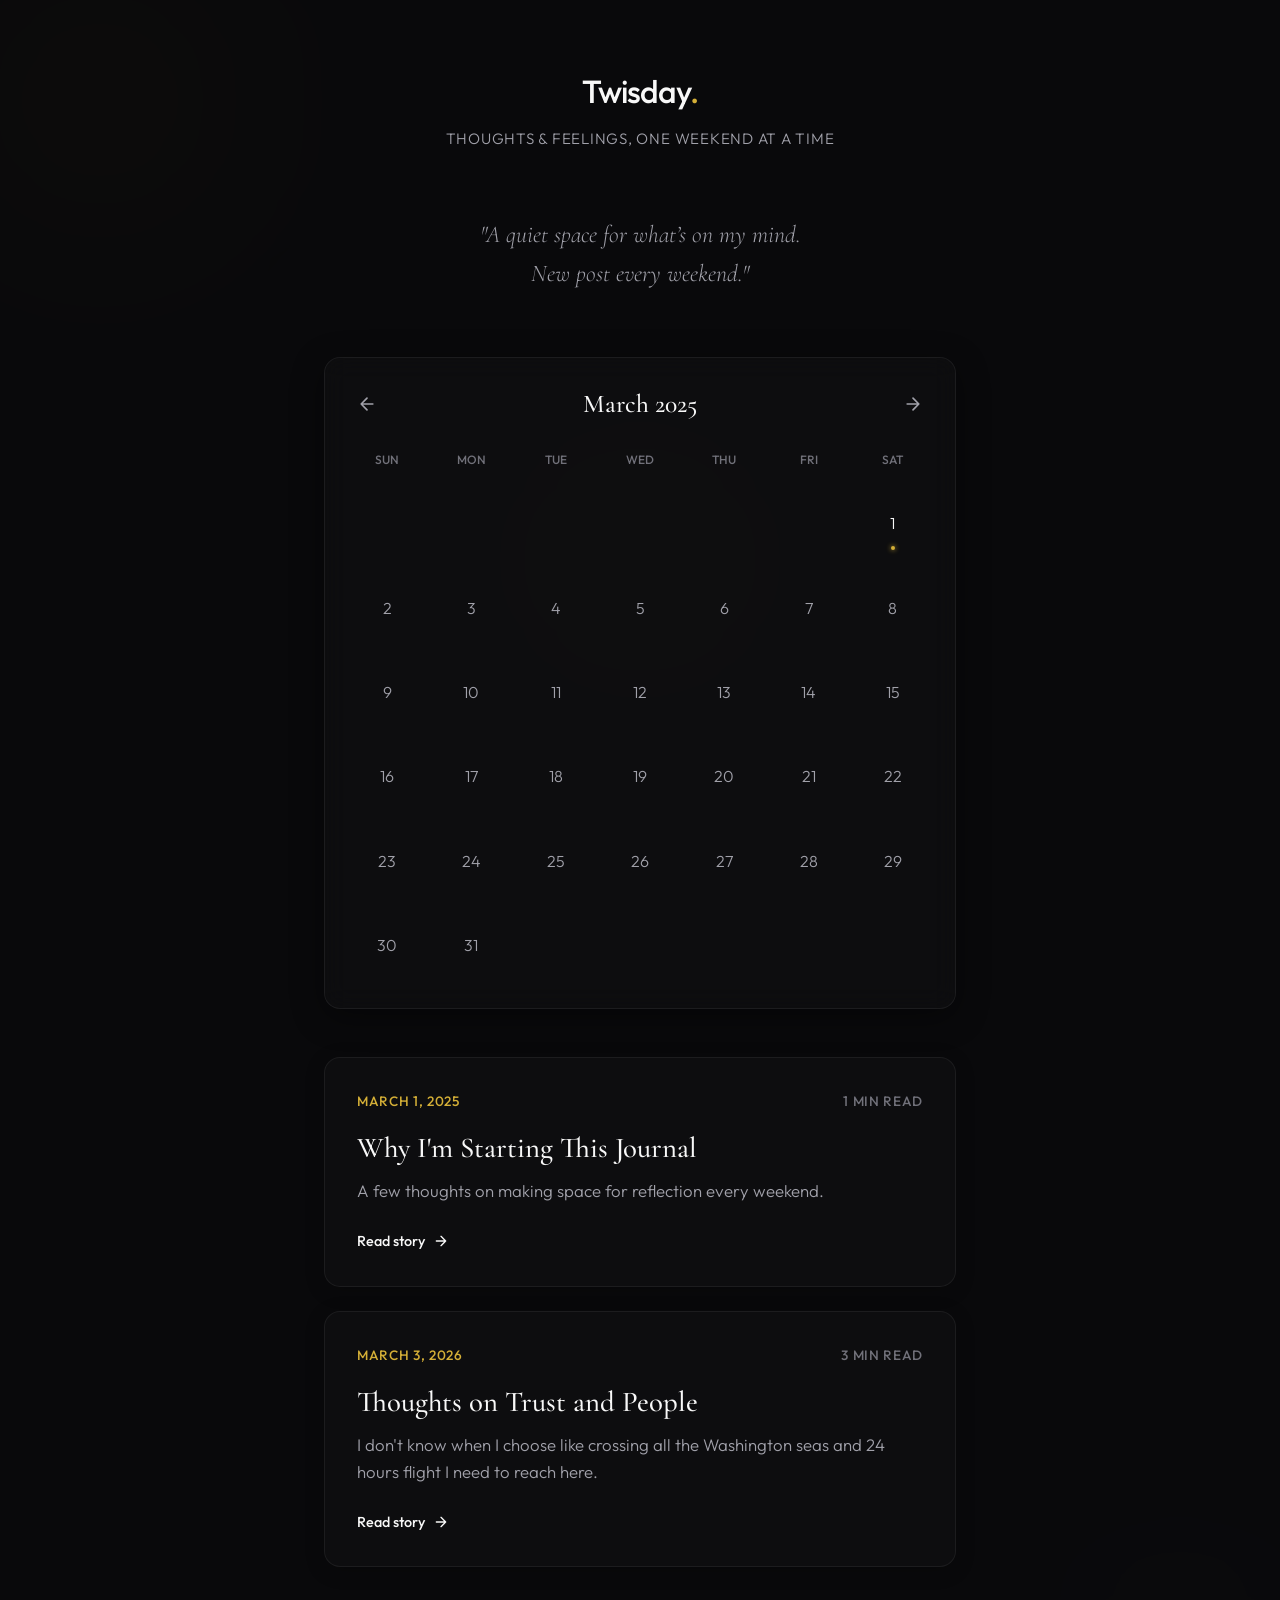
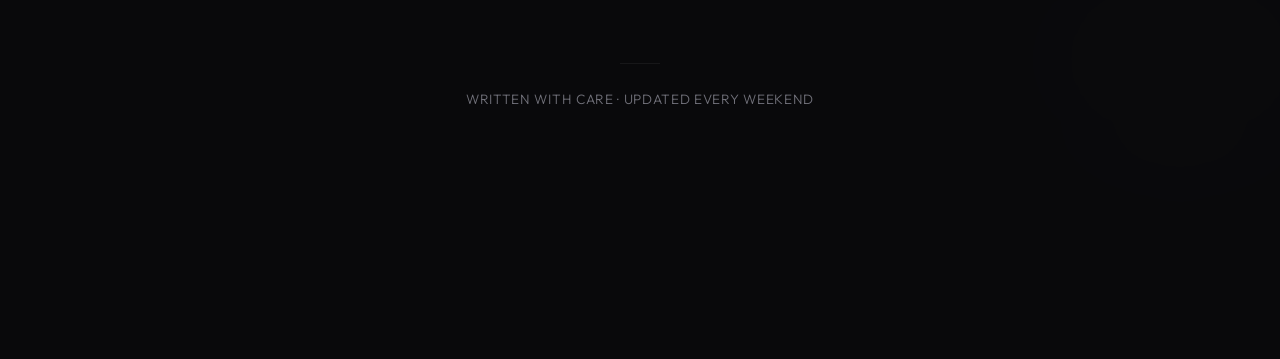
<file: index.html>
<!DOCTYPE html>
<html lang="en">

<head>
  <meta charset="UTF-8">
  <meta name="viewport" content="width=device-width, initial-scale=1.0">
  <title>Twisday — Thoughts &amp; Feelings</title>
  <meta name="description" content="A quiet space for what’s on my mind. New post every weekend.">
  <link rel="preconnect" href="https://fonts.googleapis.com">
  <link rel="preconnect" href="https://fonts.gstatic.com" crossorigin>
  <link
    href="https://fonts.googleapis.com/css2?family=Cormorant+Garamond:ital,wght@0,400;0,500;0,600;1,400;1,500&family=Outfit:wght@200;300;400;500;600&display=swap"
    rel="stylesheet">
  <link rel="stylesheet" href="styles.css">
</head>

<body>
  <!-- Ambient background glow blobs -->
  <div class="ambient-glow glow-1"></div>
  <div class="ambient-glow glow-2"></div>
  <div class="ambient-glow glow-3"></div>

  <div class="content-wrapper">
    <header class="site-header fade-in">
      <a href="index.html" class="logo">Twisday<span class="dot">.</span></a>
      <p class="tagline">Thoughts &amp; feelings, one weekend at a time</p>
    </header>

    <main class="home-main">
      <section class="intro fade-in" style="animation-delay: 0.1s;">
        <p class="intro-text">"A quiet space for what’s on my mind.<br>New post every weekend."</p>
      </section>

      <section id="calendar-section" class="calendar-section fade-in" style="animation-delay: 0.15s;">
        <!-- Calendar rendered by JavaScript -->
      </section>

      <div id="filter-container"></div>

      <section class="posts-list" id="posts-list">
        <!-- Posts loaded by JavaScript -->
        <div class="loading fade-in" id="loading" style="animation-delay: 0.2s;">
          <div class="spinner"></div>
          <p>Unfolding thoughts…</p>
        </div>
      </section>
    </main>

    <footer class="site-footer fade-in">
      <div class="footer-divider"></div>
      <p>Written with care &middot; Updated every weekend</p>
    </footer>
  </div>

  <script src="posts.js"></script>
  <script src="app.js"></script>
  <script>
    if (typeof initHome === 'function') {
      initHome();
    }
  </script>
</body>

</html>
</file>
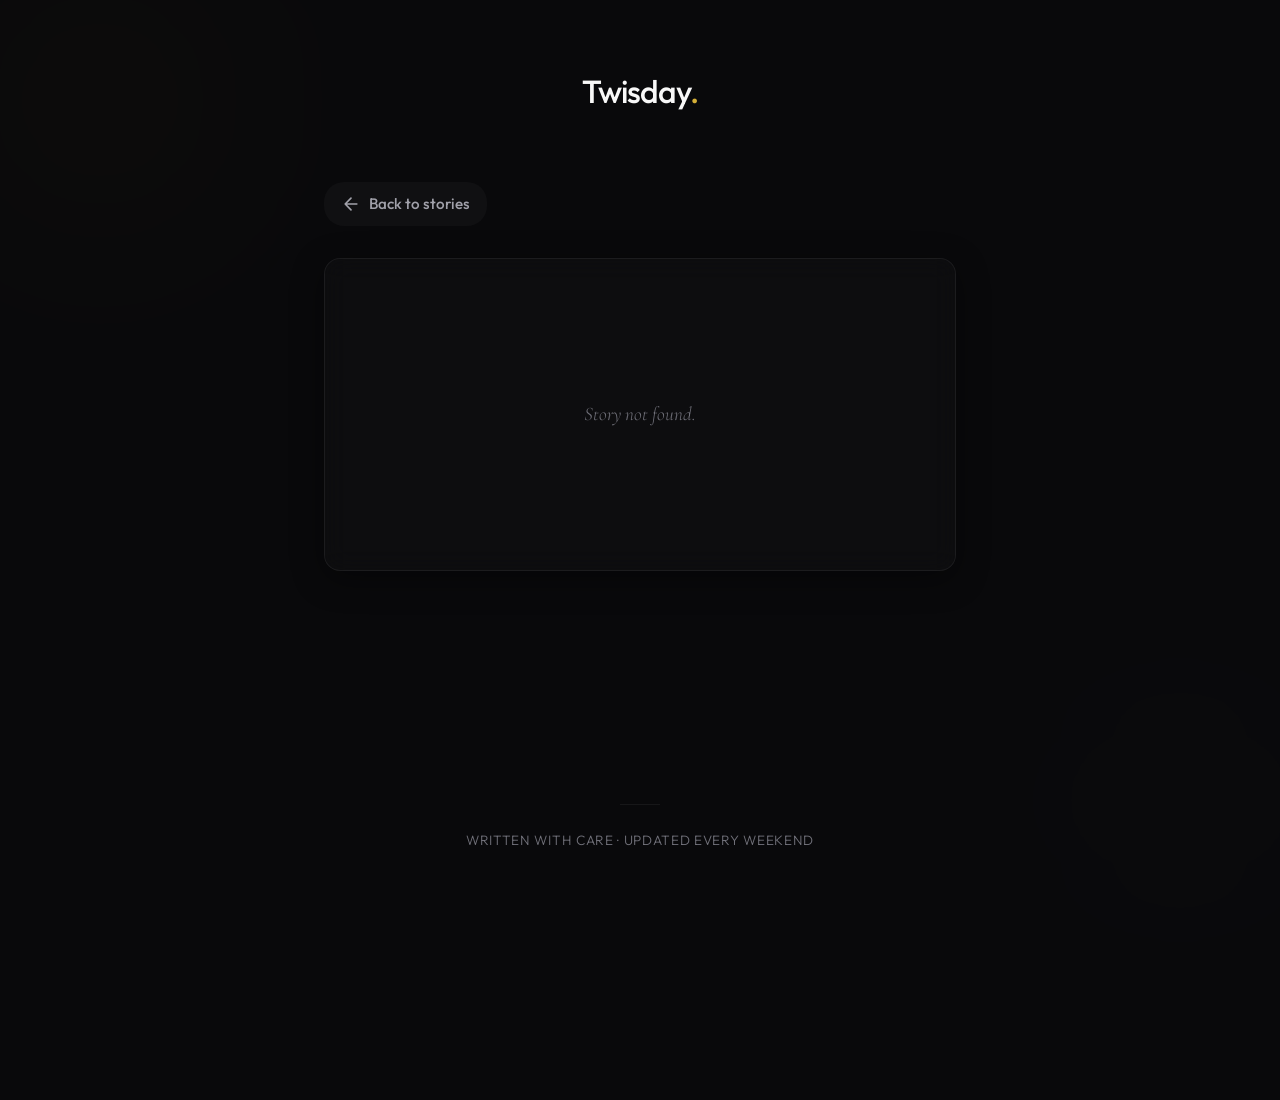
<file: post.html>
<!DOCTYPE html>
<html lang="en">

<head>
  <meta charset="UTF-8">
  <meta name="viewport" content="width=device-width, initial-scale=1.0">
  <title>Story — Twisday</title>
  <link rel="preconnect" href="https://fonts.googleapis.com">
  <link rel="preconnect" href="https://fonts.gstatic.com" crossorigin>
  <link
    href="https://fonts.googleapis.com/css2?family=Cormorant+Garamond:ital,wght@0,400;0,500;0,600;1,400;1,500&family=Outfit:wght@200;300;400;500;600&display=swap"
    rel="stylesheet">
  <link rel="stylesheet" href="styles.css">
</head>

<body>
  <!-- Ambient background glow blobs -->
  <div class="ambient-glow glow-1"></div>
  <div class="ambient-glow glow-2"></div>

  <div class="content-wrapper">
    <header class="site-header fade-in">
      <a href="index.html" class="logo">Twisday<span class="dot">.</span></a>
    </header>

    <main class="post-main">
      <nav class="post-nav fade-in" style="animation-delay: 0.1s;">
        <a href="index.html" class="back-link">
          <svg width="20" height="20" viewBox="0 0 24 24" fill="none" class="arrow-icon">
            <path d="M5 12H19M19 12L12 5M19 12L12 19" stroke="currentColor" stroke-width="2" stroke-linecap="round"
              stroke-linejoin="round" />
          </svg>
          Back to stories
        </a>
      </nav>

      <article class="post-single fade-in-up" id="post-content" style="animation-delay: 0.2s;">
        <div class="loading">
          <div class="spinner"></div>
          <p>Unfolding thought…</p>
        </div>
      </article>
    </main>

    <footer class="site-footer fade-in" style="animation-delay: 0.4s;">
      <div class="footer-divider"></div>
      <p>Written with care &middot; Updated every weekend</p>
    </footer>
  </div>

  <script src="posts.js"></script>
  <script src="app.js"></script>
  <script>
    // Post page: load specific post by ID from URL
    const params = new URLSearchParams(window.location.search);
    const postId = parseInt(params.get('id'), 10);
    const container = document.getElementById('post-content');

    if (isNaN(postId)) {
      container.innerHTML = '<p class="loading">Story not found.</p>';
    } else {
      loadPosts().then(posts => {
        const post = posts[postId];
        if (!post) {
          container.innerHTML = '<p class="loading">Story not found.</p>';
          return;
        }

        document.title = `${post.title} — Twisday`;

        container.innerHTML = `
          <header class="post-header">
            <div class="post-meta">
              <time datetime="${post.date}">${formatDate(post.date)}</time>
              <span class="reading-time">${estimateReadingTime(post.content)}</span>
            </div>
            <h1>${escapeHtml(post.title)}</h1>
          </header>
          <div class="post-divider"></div>
          <div class="post-body">
            ${formatContent(post.content)}
          </div>
        `;
      });
    }
  </script>
</body>

</html>
</file>
<file: styles.css>
/* Twisday Premium Theme — Sleek, Dark, Atmospheric */

:root {
  /* Colors */
  --bg-dark: #09090b;
  --bg-card: rgba(255, 255, 255, 0.02);
  --bg-card-hover: rgba(255, 255, 255, 0.04);

  --text-primary: #f8f8f8;
  --text-secondary: #a1a1aa;
  --text-muted: #71717a;

  --accent: #d4af37;
  /* Subtle amber/gold */
  --accent-glow: rgba(212, 175, 55, 0.15);

  --border: rgba(255, 255, 255, 0.06);
  --border-hover: rgba(212, 175, 55, 0.3);

  /* Typography */
  --serif: 'Cormorant Garamond', Georgia, serif;
  --sans: 'Outfit', system-ui, -apple-system, sans-serif;

  /* Effects */
  --glass-blur: blur(12px);
  --glass-shadow: 0 8px 32px rgba(0, 0, 0, 0.4);
  --transition-smooth: all 0.4s cubic-bezier(0.16, 1, 0.3, 1);
}

* {
  box-sizing: border-box;
}

body {
  margin: 0;
  min-height: 100vh;
  background-color: var(--bg-dark);
  color: var(--text-primary);
  font-family: var(--sans);
  font-weight: 300;
  font-size: 18px;
  line-height: 1.7;
  display: flex;
  flex-direction: column;
  overflow-x: hidden;
  position: relative;
  -webkit-font-smoothing: antialiased;
  -moz-osx-font-smoothing: grayscale;
}

/* --- Ambient Background Glows --- */
.ambient-glow {
  position: absolute;
  border-radius: 50%;
  filter: blur(100px);
  z-index: 0;
  opacity: 0.4;
  pointer-events: none;
}

.glow-1 {
  width: 500px;
  height: 500px;
  background: radial-gradient(circle, rgba(212, 175, 55, 0.08) 0%, rgba(9, 9, 11, 0) 70%);
  top: -150px;
  left: -150px;
}

.glow-2 {
  width: 600px;
  height: 600px;
  background: radial-gradient(circle, rgba(100, 100, 120, 0.05) 0%, rgba(9, 9, 11, 0) 70%);
  bottom: -200px;
  right: -200px;
}

.glow-3 {
  width: 400px;
  height: 400px;
  background: radial-gradient(circle, rgba(212, 175, 55, 0.05) 0%, rgba(9, 9, 11, 0) 70%);
  top: 40vh;
  left: 50%;
  transform: translateX(-50%);
}

.content-wrapper {
  position: relative;
  z-index: 1;
  display: flex;
  flex-direction: column;
  flex: 1;
  width: 100%;
}

/* --- Header --- */
.site-header {
  padding: 4rem 1.5rem 2rem;
  text-align: center;
  margin-bottom: 2rem;
}

.logo {
  font-family: var(--sans);
  font-size: 2rem;
  font-weight: 500;
  color: var(--text-primary);
  text-decoration: none;
  letter-spacing: -0.03em;
  transition: var(--transition-smooth);
}

.logo .dot {
  color: var(--accent);
}

.logo:hover {
  text-shadow: 0 0 15px var(--accent-glow);
}

.tagline {
  margin: 0.5rem 0 0;
  font-size: 0.95rem;
  font-weight: 300;
  color: var(--text-secondary);
  letter-spacing: 0.05em;
  text-transform: uppercase;
}

/* --- Main Content --- */
.home-main,
.post-main {
  flex: 1;
  max-width: 680px;
  margin: 0 auto;
  padding: 0 1.5rem 4rem;
  width: 100%;
}

.intro {
  margin-bottom: 4rem;
  text-align: center;
}

.intro-text {
  font-family: var(--serif);
  font-size: 1.5rem;
  font-style: italic;
  color: var(--text-secondary);
  margin: 0;
  line-height: 1.6;
}

/* --- Post List & Cards --- */
.posts-list {
  display: flex;
  flex-direction: column;
  gap: 1.5rem;
}

.post-card {
  opacity: 0;
  /* for animation */
}

.post-card-inner {
  display: block;
  background: var(--bg-card);
  backdrop-filter: var(--glass-blur);
  -webkit-backdrop-filter: var(--glass-blur);
  border: 1px solid var(--border);
  border-radius: 16px;
  padding: 2rem;
  color: inherit;
  text-decoration: none;
  transition: var(--transition-smooth);
  box-shadow: 0 4px 20px rgba(0, 0, 0, 0.2);
  position: relative;
  overflow: hidden;
}

/* Hover effect */
.post-card-inner::before {
  content: '';
  position: absolute;
  top: 0;
  left: 0;
  width: 100%;
  height: 100%;
  background: radial-gradient(800px circle at var(--mouse-x, 50%) var(--mouse-y, 50%), var(--accent-glow), transparent 40%);
  opacity: 0;
  transition: opacity 0.5s;
  pointer-events: none;
}

.post-card-inner:hover {
  background: var(--bg-card-hover);
  border-color: var(--border-hover);
  transform: translateY(-4px);
  box-shadow: 0 12px 40px rgba(0, 0, 0, 0.4), 0 0 20px var(--accent-glow);
}

.post-card-inner:hover::before {
  opacity: 1;
}

.post-meta {
  display: flex;
  justify-content: space-between;
  align-items: center;
  margin-bottom: 1rem;
  font-size: 0.85rem;
  font-weight: 500;
  letter-spacing: 0.05em;
  text-transform: uppercase;
}

.post-meta time {
  color: var(--accent);
}

.post-meta .reading-time {
  color: var(--text-muted);
}

.post-card-inner h2 {
  font-family: var(--serif);
  font-size: 1.8rem;
  font-weight: 500;
  margin: 0 0 0.75rem;
  line-height: 1.3;
  color: var(--text-primary);
  transition: color 0.3s;
}

.post-card-inner:hover h2 {
  color: #fff;
}

.post-card-inner .excerpt {
  margin: 0 0 1.5rem;
  font-size: 1.05rem;
  color: var(--text-secondary);
  line-height: 1.6;
}

.read-more {
  display: flex;
  align-items: center;
  gap: 0.5rem;
  font-size: 0.9rem;
  font-weight: 500;
  color: var(--text-primary);
  transition: var(--transition-smooth);
}

.arrow-icon {
  transition: transform 0.3s ease;
}

.post-card-inner:hover .read-more {
  color: var(--accent);
}

.post-card-inner:hover .arrow-icon {
  transform: translateX(4px);
}

/* --- Loading State --- */
.loading {
  display: flex;
  flex-direction: column;
  align-items: center;
  justify-content: center;
  padding: 4rem 0;
  color: var(--text-muted);
  font-style: italic;
  font-family: var(--serif);
  font-size: 1.2rem;
  transition: opacity 0.3s;
}

.spinner {
  width: 30px;
  height: 30px;
  border: 2px solid var(--border);
  border-top-color: var(--accent);
  border-radius: 50%;
  animation: spin 1s linear infinite;
  margin-bottom: 1rem;
}

@keyframes spin {
  to {
    transform: rotate(360deg);
  }
}

/* --- Single Post --- */
.post-single {
  background: var(--bg-card);
  backdrop-filter: var(--glass-blur);
  -webkit-backdrop-filter: var(--glass-blur);
  border: 1px solid var(--border);
  border-radius: 16px;
  padding: 3.5rem 2.5rem;
  margin-bottom: 3rem;
  box-shadow: var(--glass-shadow);
}

.post-header {
  margin-bottom: 2.5rem;
  text-align: center;
}

.post-header .post-meta {
  justify-content: center;
  gap: 1rem;
  margin-bottom: 1.5rem;
}

.post-header h1 {
  font-family: var(--serif);
  font-size: 2.8rem;
  font-weight: 500;
  margin: 0;
  line-height: 1.2;
  color: var(--text-primary);
}

.post-divider {
  width: 60px;
  height: 2px;
  background: var(--accent);
  margin: 2.5rem auto;
  border-radius: 2px;
  opacity: 0.5;
}

.post-body {
  font-family: var(--serif);
  font-size: 1.3rem;
  line-height: 1.8;
  color: var(--text-secondary);
}

.post-body p {
  margin: 0 0 1.5rem;
}

.post-body p:last-child {
  margin-bottom: 0;
}

.post-body strong {
  color: var(--text-primary);
  font-weight: 600;
}

.post-body em {
  font-style: italic;
}

/* Post Navigation (Back button) */
.post-nav {
  margin-bottom: 2rem;
}

.back-link {
  display: inline-flex;
  align-items: center;
  gap: 0.5rem;
  font-size: 0.95rem;
  color: var(--text-secondary);
  text-decoration: none;
  font-weight: 500;
  transition: var(--transition-smooth);
  padding: 0.5rem 1rem;
  border-radius: 20px;
  background: rgba(255, 255, 255, 0.03);
  border: 1px solid transparent;
}

.back-link .arrow-icon {
  transform: rotate(180deg);
  transition: transform 0.3s ease;
}

.back-link:hover {
  color: var(--text-primary);
  background: var(--bg-card-hover);
  border-color: var(--border);
}

.back-link:hover .arrow-icon {
  transform: rotate(180deg) translateX(4px);
}

/* --- Footer --- */
.site-footer {
  padding: 2rem 1.5rem 3rem;
  text-align: center;
  font-size: 0.85rem;
  color: var(--text-muted);
}

.footer-divider {
  width: 40px;
  height: 1px;
  background: var(--border);
  margin: 0 auto 1.5rem;
}

.site-footer p {
  margin: 0;
  letter-spacing: 0.05em;
  text-transform: uppercase;
}

/* --- Calendar --- */
.calendar-section {
  margin-bottom: 3rem;
  background: var(--bg-card);
  backdrop-filter: var(--glass-blur);
  -webkit-backdrop-filter: var(--glass-blur);
  border: 1px solid var(--border);
  border-radius: 16px;
  padding: 1.5rem;
  box-shadow: var(--glass-shadow);
}

.calendar-header {
  display: flex;
  justify-content: space-between;
  align-items: center;
  margin-bottom: 1.5rem;
}

.calendar-header h3 {
  font-family: var(--serif);
  font-size: 1.6rem;
  font-weight: 500;
  margin: 0;
  color: var(--text-primary);
}

.calendar-nav {
  background: transparent;
  border: none;
  color: var(--text-secondary);
  cursor: pointer;
  padding: 0.5rem;
  transition: var(--transition-smooth);
  border-radius: 50%;
  display: flex;
  align-items: center;
  justify-content: center;
}

.calendar-nav:hover {
  color: var(--text-primary);
  background: var(--bg-card-hover);
}

.calendar-grid {
  display: grid;
  grid-template-columns: repeat(7, 1fr);
  gap: 0.5rem;
}

.calendar-day-name {
  text-align: center;
  font-size: 0.75rem;
  font-weight: 500;
  color: var(--text-muted);
  text-transform: uppercase;
  margin-bottom: 0.5rem;
}

.calendar-day {
  aspect-ratio: 1;
  display: flex;
  flex-direction: column;
  align-items: center;
  justify-content: center;
  font-size: 1rem;
  color: var(--text-secondary);
  border-radius: 50%;
  cursor: default;
  position: relative;
  transition: var(--transition-smooth);
  border: 1px solid transparent;
}

.calendar-day.empty {
  visibility: hidden;
}

.calendar-day.clickable {
  cursor: pointer;
  color: var(--text-primary);
}

.calendar-day.clickable:hover {
  background: var(--bg-card-hover);
  border-color: var(--border-hover);
}

.calendar-day.active {
  background: var(--accent-glow);
  border-color: var(--accent);
  color: var(--accent);
}

.calendar-day.has-post::after {
  content: '';
  position: absolute;
  bottom: 15%;
  width: 4px;
  height: 4px;
  border-radius: 50%;
  background-color: var(--accent);
  box-shadow: 0 0 5px var(--accent);
}

.calendar-day.has-post.active::after {
  transform: scale(1.5);
}

/* Post filter indicator */
.filter-notice {
  display: flex;
  justify-content: space-between;
  align-items: center;
  background: var(--bg-card);
  border: 1px solid var(--border-hover);
  border-radius: 8px;
  padding: 1rem 1.5rem;
  margin-bottom: 2rem;
  color: var(--accent);
  font-size: 0.95rem;
  animation: fadeIn 0.4s ease-out;
}

.clear-filter {
  background: transparent;
  border: none;
  color: var(--text-primary);
  cursor: pointer;
  font-size: 0.85rem;
  text-decoration: underline;
  transition: var(--transition-smooth);
}

.clear-filter:hover {
  color: var(--accent);
}

/* --- Animations --- */
.fade-in {
  opacity: 0;
  animation: fadeIn 0.8s ease-out forwards;
}

.fade-in-up {
  opacity: 0;
  transform: translateY(20px);
  animation: fadeInUp 0.8s cubic-bezier(0.16, 1, 0.3, 1) forwards;
}

@keyframes fadeIn {
  from {
    opacity: 0;
  }

  to {
    opacity: 1;
  }
}

@keyframes fadeInUp {
  from {
    opacity: 0;
    transform: translateY(20px);
  }

  to {
    opacity: 1;
    transform: translateY(0);
  }
}

/* Intersection Observer utility classes */
.reveal {
  opacity: 0;
  transform: translateY(30px);
  transition: all 0.8s cubic-bezier(0.16, 1, 0.3, 1);
}

.reveal.active {
  opacity: 1;
  transform: translateY(0);
}

/* --- Responsive --- */
@media (max-width: 640px) {
  body {
    font-size: 16px;
  }

  .site-header {
    padding: 3rem 1rem 1.5rem;
  }

  .logo {
    font-size: 1.8rem;
  }

  .post-single {
    padding: 2.5rem 1.5rem;
  }

  .post-header h1 {
    font-size: 2.2rem;
  }

  .post-body {
    font-size: 1.2rem;
  }

  .post-card-inner {
    padding: 1.5rem;
  }

  .post-card-inner h2 {
    font-size: 1.5rem;
  }
}
</file>
